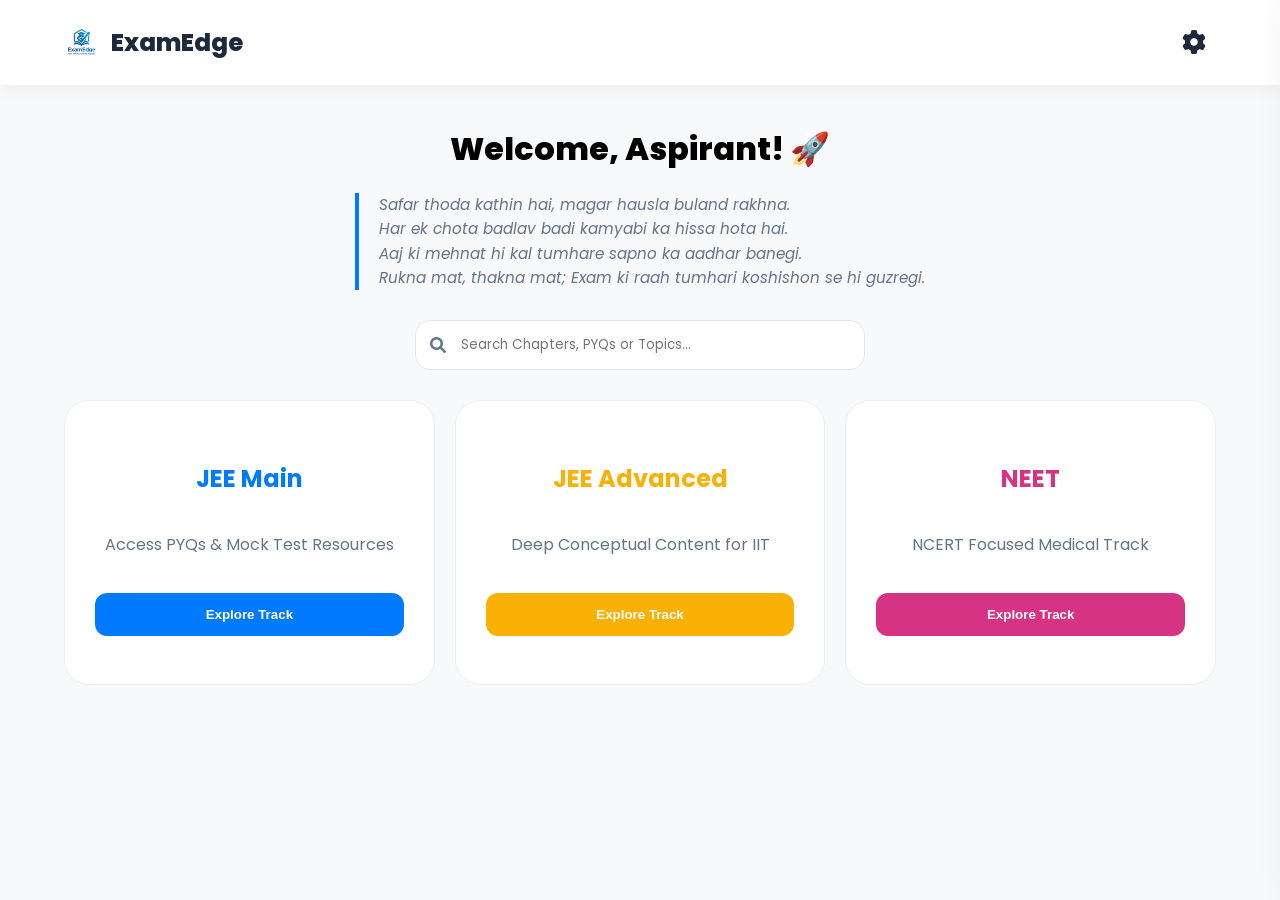
<file: pages/dashboard.html>
<!DOCTYPE html>
<html lang="en">
<head>
    <meta charset="UTF-8">
    <meta name="viewport" content="width=device-width, initial-scale=1.0, maximum-scale=1.0, user-scalable=no">
    <title>Dashboard | ExamEdge</title>
    <link rel="stylesheet" href="https://cdnjs.cloudflare.com/ajax/libs/font-awesome/6.0.0/css/all.min.css">
    <link href="https://fonts.googleapis.com/css2?family=Poppins:wght@300;400;600;700;800&display=swap" rel="stylesheet">
    <style>
        :root { --primary: #007bff; --neet: #d63384; --dark: #1e293b; --gold: #fab005; --gray: #64748b; }
        body { background: #f8f9fa; font-family: 'Poppins', sans-serif; margin: 0; overflow-x: hidden; width: 100%; }

        /* NAVBAR */
        .navbar { padding: 15px 5%; background: #fff; display: flex; justify-content: space-between; align-items: center; box-shadow: 0 4px 15px rgba(0,0,0,0.05); position: sticky; top: 0; z-index: 1000; }
        .logo-area { display: flex; align-items: center; gap: 12px; cursor: pointer; }
        .logo-area img { width: 35px; }
        .brand-name { font-weight: 800; font-size: 1.5rem; color: var(--dark); }
        .menu-icon { font-size: 1.5rem; cursor: pointer; transition: 0.6s; padding: 10px; color: var(--dark); }
        .menu-icon:hover { color: var(--primary); transform: rotate(180deg); }

        /* SIDEBAR */
        .sidebar { position: fixed; top: 0; right: -320px; width: 300px; height: 100vh; background: #fff; box-shadow: -10px 0 30px rgba(0,0,0,0.1); z-index: 2000; transition: 0.5s cubic-bezier(0.77, 0, 0.175, 1); padding: 40px 25px; box-sizing: border-box; }
        .sidebar.active { right: 0; }
        .side-link { padding: 14px 20px; margin-bottom: 8px; border-radius: 12px; display: flex; align-items: center; gap: 15px; font-weight: 700; color: var(--gray); border: none; background: none; width: 100%; text-align: left; cursor: pointer; transition: 0.3s; }
        .side-link:hover { background: #f0f7ff; color: var(--primary); }

        /* MOTIVATION */
        .motivation-text { max-width: 700px; margin: 20px auto 0; color: var(--gray); font-size: 0.95rem; line-height: 1.6; font-style: italic; border-left: 4px solid var(--primary); padding-left: 20px; text-align: left; display: inline-block; }

        /* SEARCH */
        .action-bar { padding: 30px 5% 10px; display: flex; justify-content: center; }
        .search-wrapper { position: relative; width: 100%; max-width: 450px; }
        .search-wrapper i { position: absolute; left: 15px; top: 50%; transform: translateY(-50%); color: var(--gray); }
        .search-wrapper input { width: 100%; padding: 14px 45px; border-radius: 15px; border: 1.5px solid #e2e8f0; outline: none; box-sizing: border-box; font-family: inherit; }

        /* EXAM CARDS (Horizontal & Responsive) */
        .exam-container { display: flex; gap: 20px; padding: 20px 5% 50px; max-width: 1400px; margin: auto; overflow-x: auto; scrollbar-width: none; }
        .exam-container::-webkit-scrollbar { display: none; }
        .exam-card { background: #fff; padding: 40px 30px; border-radius: 25px; border: 1px solid #eee; text-align: center; flex: 1; min-width: 320px; transition: 0.4s; display: flex; flex-direction: column; justify-content: space-between; box-sizing: border-box; }
        .exam-card:hover { transform: translateY(-10px); border-color: var(--primary); box-shadow: 0 15px 35px rgba(0,0,0,0.08); }

        /* POPUPS & ANIMATIONS */
        .popup-overlay { position: fixed; top: 0; left: 0; width: 100%; height: 100%; background: rgba(0,0,0,0.5); display: none; z-index: 3000; backdrop-filter: blur(8px); justify-content: center; align-items: center; padding: 15px; box-sizing: border-box; }
        .popup-content { background: #fff; padding: 35px; border-radius: 30px; width: 90%; max-width: 600px; position: relative; animation: slideUp 0.4s cubic-bezier(0.18, 0.89, 0.32, 1.28); max-height: 90vh; overflow-y: auto; box-sizing: border-box; }
        
        /* SYLLABUS PDF POPUP */
        .pdf-popup { max-width: 900px; width: 100%; height: 90vh; }
        iframe { width: 100%; height: calc(100% - 60px); border-radius: 15px; border: 1px solid #ddd; }

        @keyframes slideUp { from { transform: translateY(40px); opacity: 0; } to { transform: translateY(0); opacity: 1; } }
        @keyframes fadeInScale { from { transform: scale(0.9); opacity: 0; } to { transform: scale(1); opacity: 1; } }

        .resource-grid { display: grid; grid-template-columns: repeat(2, 1fr); gap: 12px; margin-top: 20px; }
        .res-btn { padding: 16px; border-radius: 15px; border: 1.5px solid #f1f5f9; background: #fff; font-weight: 700; cursor: pointer; transition: 0.25s; display: flex; align-items: center; gap: 12px; animation: fadeInScale 0.3s backwards; }
        .res-btn:hover { background: var(--dark); color: #fff; transform: scale(1.02); }

        .subject-grid { display: grid; grid-template-columns: repeat(2, 1fr); gap: 15px; margin-top: 20px; }
        .sub-btn { padding: 30px 20px; border-radius: 20px; border: none; font-weight: 800; color: #fff; cursor: pointer; display: flex; flex-direction: column; align-items: center; gap: 12px; transition: 0.3s; animation: fadeInScale 0.4s backwards; }
        .sub-btn:hover { transform: translateY(-8px); }
        .sub-btn i { font-size: 2rem; }
        
        .phy { background: linear-gradient(135deg, #3498db, #2980b9); } 
        .che { background: linear-gradient(135deg, #f1c40f, #f39c12); } 
        .mat { background: linear-gradient(135deg, #e74c3c, #c0392b); } 
        .bio { background: linear-gradient(135deg, #2ecc71, #27ae60); }

        /* PROFILE UI */
        .profile-header-container { display: flex; justify-content: space-between; align-items: center; margin-bottom: 20px; border-bottom: 2px solid #f1f5f9; padding-bottom: 10px; }
        .profile-display { background: #f8fafc; padding: 25px; border-radius: 20px; border: 1.5px dashed #cbd5e1; }
        .edit-btn { background: var(--primary); color: #fff; border: none; padding: 6px 15px; border-radius: 8px; cursor: pointer; font-weight: 700; transition: 0.3s; }
        .edit-btn:hover { background: var(--dark); }
        .info-row { display: flex; justify-content: space-between; margin-bottom: 12px; font-weight: 600; color: var(--dark); border-bottom: 1px solid #e2e8f0; padding-bottom: 8px; }
        .info-row span { color: var(--gray); font-weight: 400; }

        .form-group { margin-bottom: 15px; text-align: left; }
        .form-group label { display: block; font-weight: 700; margin-bottom: 5px; font-size: 0.85rem; }
        .form-group input, .form-group select { width: 100%; padding: 12px; border-radius: 10px; border: 1.5px solid #f1f5f9; box-sizing: border-box; }

        .overlay-bg { position: fixed; top: 0; left: 0; width: 100%; height: 100%; background: rgba(0,0,0,0.3); display: none; z-index: 1500; }
        .overlay-bg.active { display: block; }

        /* MOBILE ADJUSTMENTS */
        @media (max-width: 600px) {
            .exam-container { flex-direction: column; overflow-x: visible; }
            .exam-card { min-width: 100%; padding: 30px 20px; }
            .brand-name { font-size: 1.2rem; }
            .popup-content { padding: 25px; border-radius: 20px; }
            .motivation-text { font-size: 0.85rem; padding-left: 15px; }
            h1 { font-size: 1.5rem; }
        }
    </style>
</head>
<body>

    <div class="overlay-bg" id="overlay" onclick="toggleSidebar()"></div>

    <aside class="sidebar" id="sidebar">
        <span style="font-size: 2.2rem; cursor: pointer;" onclick="toggleSidebar()">&times;</span>
        <div style="margin-top: 30px;">
            <button class="side-link" onclick="location.reload()"><i class="fas fa-th-large"></i> Dashboard</button>
            <button class="side-link" onclick="openPopup('profile-popup')"><i class="fas fa-user-circle"></i> Profile Settings</button>
            <button class="side-link" onclick="openPopup('help-popup')"><i class="fas fa-headset"></i> Help & Support</button>
            <hr style="margin: 25px 0; border: 0.5px solid #eee;">
            <button class="side-link" style="color: #ff4757;" onclick="window.location.href='../index.html'"><i class="fas fa-power-off"></i> Logout</button>
        </div>
    </aside>

    <nav class="navbar">
        <div class="logo-area" onclick="location.reload()">
            <img src="../assets/image/logo.png" alt="Logo">
            <span class="brand-name">ExamEdge</span>
        </div>
        <div class="menu-icon" onclick="toggleSidebar()"><i class="fas fa-cog"></i></div>
    </nav>

    <header style="text-align: center; padding: 40px 5% 0;">
        <h1 style="font-weight: 800; margin: 0;">Welcome, <span id="welcome-name">Aspirant</span>! 🚀</h1>
        <div class="motivation-text">
            Safar thoda kathin hai, magar hausla buland rakhna.<br>
            Har ek chota badlav badi kamyabi ka hissa hota hai.<br>
            Aaj ki mehnat hi kal tumhare sapno ka aadhar banegi.<br>
            Rukna mat, thakna mat; Exam ki raah tumhari koshishon se hi guzregi.
        </div>
    </header>

    <section class="action-bar">
        <div class="search-wrapper">
            <i class="fas fa-search"></i>
            <input type="text" placeholder="Search Chapters, PYQs or Topics...">
        </div>
    </section>

    <section class="exam-container">
        <div class="exam-card">
            <h2 style="color:var(--primary);">JEE Main</h2>
            <p style="color:var(--gray);">Access PYQs & Mock Test Resources</p>
            <button class="side-link" style="background:var(--primary); color:#fff; justify-content:center; margin-top:20px; border-radius:12px;" onclick="openExam('JEE Main')">Explore Track</button>
        </div>
        <div class="exam-card">
            <h2 style="color:var(--gold);">JEE Advanced</h2>
            <p style="color:var(--gray);">Deep Conceptual Content for IIT</p>
            <button class="side-link" style="background:var(--gold); color:#fff; justify-content:center; margin-top:20px; border-radius:12px;" onclick="openExam('JEE Advanced')">Explore Track</button>
        </div>
        <div class="exam-card">
            <h2 style="color:var(--neet);">NEET</h2>
            <p style="color:var(--gray);">NCERT Focused Medical Track</p>
            <button class="side-link" style="background:var(--neet); color:#fff; justify-content:center; margin-top:20px; border-radius:12px;" onclick="openExam('NEET')">Explore Track</button>
        </div>
    </section>

    <div id="syllabus-popup" class="popup-overlay">
    <div class="popup-content pdf-popup">
        <span style="position:absolute; right:25px; top:10px; cursor:pointer; font-size:28px; z-index:10;" onclick="closePopup('syllabus-popup')">&times;</span>
        <h2 style="margin-top:0;">Syllabus</h2>
        
        <iframe 
            src="jeemain.pdf#toolbar=0&navpanes=0&view=FitH" 
            title="Syllabus" 
            style="width:100%; height:calc(100% - 60px); border-radius:15px; border:1px solid #ddd; touch-action: pinch-zoom;">
        </iframe>
        
        <p style="font-size: 10px; color: var(--gray); margin-top: 5px; text-align: center;" class="mobile-only">
            Note: Use two fingers to zoom on mobile.
        </p>
    </div>
</div>

    <div id="exam-popup" class="popup-overlay">
        <div class="popup-content">
            <span style="position:absolute; right:25px; top:20px; cursor:pointer; font-size:28px;" onclick="closePopup('exam-popup')">&times;</span>
            <h2 id="exam-title">Resources</h2>
            <div class="resource-grid" id="res-list"></div>
        </div>
    </div>

    <div id="subject-popup" class="popup-overlay">
        <div class="popup-content">
            <span style="position:absolute; right:25px; top:20px; cursor:pointer; font-size:28px;" onclick="closePopup('subject-popup')">&times;</span>
            <h2 id="sub-title">Select Subject</h2>
            <div class="subject-grid" id="subject-list"></div>
        </div>
    </div>

    <div id="profile-popup" class="popup-overlay">
        <div class="popup-content">
            <span style="position:absolute; right:25px; top:20px; cursor:pointer; font-size:28px;" onclick="closePopup('profile-popup')">&times;</span>
            <div id="profile-form-view">
                <h2 style="margin-bottom: 20px;">Profile Settings</h2>
                <div class="form-group"><label>Full Name</label><input type="text" id="in-name" placeholder="Rahul Sharma"></div>
                <div class="form-group"><label>Class</label><select id="in-class"><option>11th</option><option>12th</option><option>Dropper</option></select></div>
                <div class="form-group"><label>Exam Preference</label><select id="in-exam"><option>JEE</option><option>NEET</option></select></div>
                <div class="form-group"><label>Target Year</label><input type="number" id="in-year" value="2025"></div>
                <button class="side-link" style="background:var(--dark); color:#fff; justify-content:center; border-radius:12px;" onclick="saveProfile()">Save Profile</button>
            </div>
            <div id="profile-saved-view" style="display:none;">
                <div class="profile-header-container">
                    <h2 style="margin:0;">Profile Details</h2>
                    <button class="edit-btn" onclick="editProfile()"><i class="fas fa-pen"></i> Edit</button>
                </div>
                <div class="profile-display">
                    <div class="info-row">Name: <span id="disp-name">-</span></div>
                    <div class="info-row">Class: <span id="disp-class">-</span></div>
                    <div class="info-row">Exam: <span id="disp-exam">-</span></div>
                    <div class="info-row">Year: <span id="disp-year">-</span></div>
                </div>
            </div>
        </div>
    </div>

    <div id="help-popup" class="popup-overlay">
        <div class="popup-content" style="text-align: center;">
            <span style="position:absolute; right:25px; top:20px; cursor:pointer; font-size:28px;" onclick="closePopup('help-popup')">&times;</span>
            <h2>Support Center</h2>
            <div style="margin-top:20px;">
                <a href="https://wa.me/8764428580" target="_blank" style="text-decoration:none; display:block; padding:18px; background:#f0fff4; border:1px solid #25D366; border-radius:15px; margin-bottom:12px; color:#128C7E; font-weight:700;"><i class="fab fa-whatsapp"></i> WhatsApp: 8764428580</a>
                <a href="mailto:ExamEdgeteam@outlook.com" style="text-decoration:none; display:block; padding:18px; background:#f0f7ff; border:1px solid #0078d4; border-radius:15px; color:#0078d4; font-weight:700;"><i class="fas fa-envelope"></i> ExamEdgeteam@outlook.com</a>
            </div>
        </div>
    </div>

    <script>
        let currentExam = "";
        const resources = ["PYQs", "12th Board PYQs", "Top 100 Qs", "Short Notes", "Formula Sheets", "Mindmaps", "NCERT Content", "Syllabus"];

        function toggleSidebar() { document.getElementById('sidebar').classList.toggle('active'); document.getElementById('overlay').classList.toggle('active'); }
        function openPopup(id) { if(document.getElementById('sidebar').classList.contains('active')) toggleSidebar(); document.getElementById(id).style.display = 'flex'; }
        function closePopup(id) { document.getElementById(id).style.display = 'none'; }

        function openExam(name) {
            currentExam = name;
            document.getElementById('exam-title').innerText = name + " Track";
            const grid = document.getElementById('res-list');
            grid.innerHTML = resources.map((r, index) => 
                `<button class="res-btn" style="animation-delay: ${index * 0.05}s" onclick="handleRes('${r}')">${r}</button>`
            ).join('');
            openPopup('exam-popup');
        }

        function handleRes(res) {
            if(res === "Syllabus") { 
                closePopup('exam-popup');
                openPopup('syllabus-popup'); 
                return; 
            }
            closePopup('exam-popup');
            const subGrid = document.getElementById('subject-list');
            let subs = currentExam.includes("JEE") ? 
                [{n:'Physics',c:'phy',i:'fa-atom'},{n:'Chemistry',c:'che',i:'fa-flask'},{n:'Maths',c:'mat',i:'fa-calculator'}] : 
                [{n:'Physics',c:'phy',i:'fa-atom'},{n:'Chemistry',c:'che',i:'fa-flask'},{n:'Biology',c:'bio',i:'fa-dna'}];
            
            subGrid.innerHTML = subs.map((s, index) => `
                <button class="sub-btn ${s.c}" style="animation-delay: ${index * 0.1}s" onclick="goToSubject('${s.n}')">
                    <i class="fas ${s.i}"></i>
                    <span>${s.n}</span>
                </button>
            `).join('');
            openPopup('subject-popup');
        }

        function goToSubject(subject) {
            if(subject === "Physics") { window.location.href = "physics-chapters.html"; } 
            else { alert("Opening " + subject); }
        }

        function saveProfile() {
            const name = document.getElementById('in-name').value || "Aspirant";
            document.getElementById('welcome-name').innerText = name;
            document.getElementById('disp-name').innerText = name;
            document.getElementById('disp-class').innerText = document.getElementById('in-class').value;
            document.getElementById('disp-exam').innerText = document.getElementById('in-exam').value;
            document.getElementById('disp-year').innerText = document.getElementById('in-year').value;
            document.getElementById('profile-form-view').style.display = 'none';
            document.getElementById('profile-saved-view').style.display = 'block';
        }

        function editProfile() {
            document.getElementById('profile-form-view').style.display = 'block';
            document.getElementById('profile-saved-view').style.display = 'none';
        }
    </script>
</body>
</html>
</file>
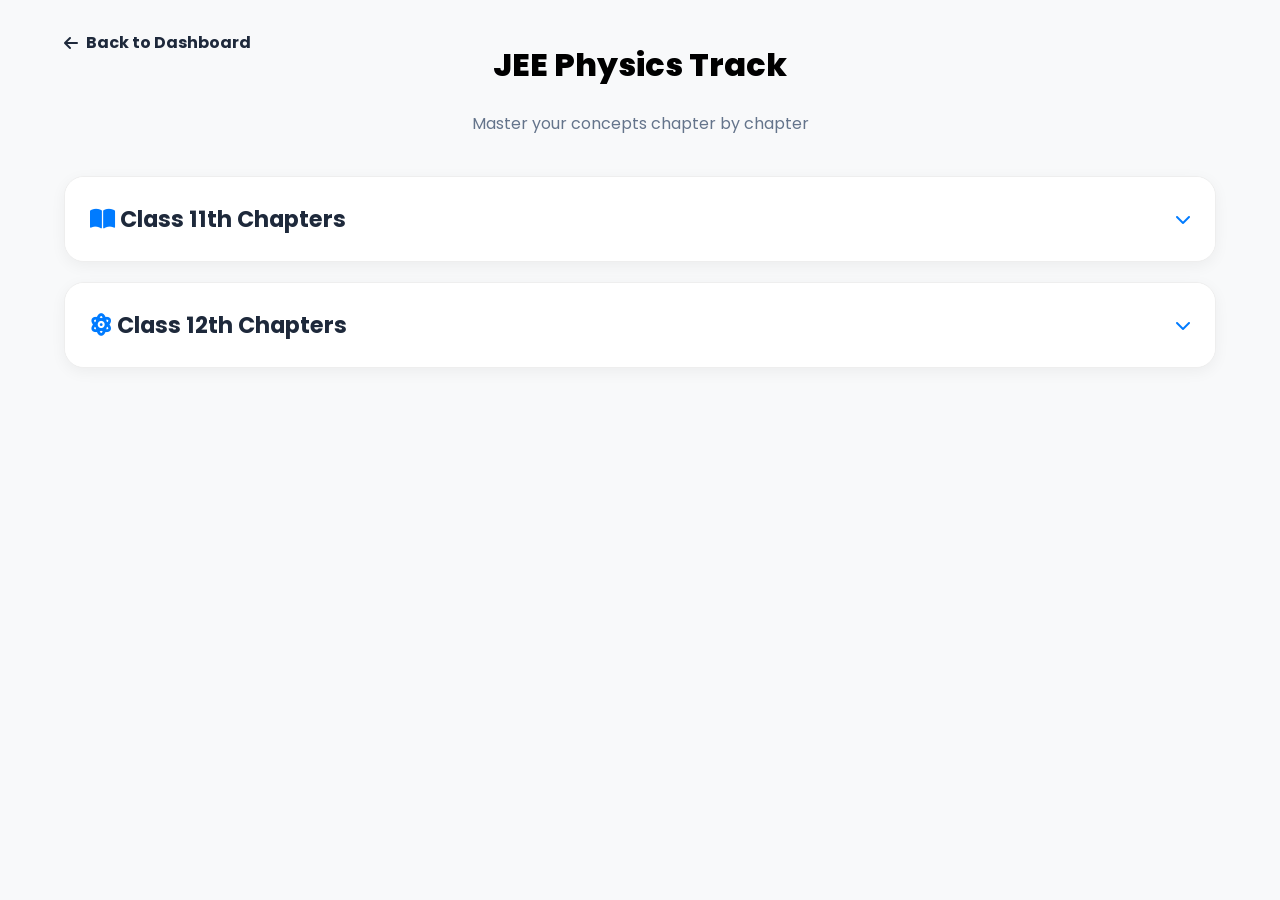
<file: pages/physics-chapters.html>
<!DOCTYPE html>
<html lang="en">
<head>
    <meta charset="UTF-8">
    <meta name="viewport" content="width=device-width, initial-scale=1.0">
    <title>Physics Chapters | ExamEdge</title>
    <link rel="stylesheet" href="https://cdnjs.cloudflare.com/ajax/libs/font-awesome/6.0.0/css/all.min.css">
    <link href="https://fonts.googleapis.com/css2?family=Poppins:wght@300;400;600;700;800&display=swap" rel="stylesheet">
    <style>
        :root { --primary: #007bff; --dark: #1e293b; --gray: #64748b; --light: #f8fafc; }
        body { background: #f8f9fa; font-family: 'Poppins', sans-serif; margin: 0; padding: 20px 5%; }

        header { text-align: center; margin-bottom: 40px; animation: fadeInDown 0.6s ease; }
        .back-btn { position: absolute; left: 5%; top: 30px; text-decoration: none; color: var(--dark); font-weight: 700; display: flex; align-items: center; gap: 8px; }

        /* SECTION CONTAINER */
        .section-box { background: #fff; border-radius: 20px; margin-bottom: 20px; overflow: hidden; box-shadow: 0 4px 15px rgba(0,0,0,0.05); border: 1px solid #eee; }
        
        /* HEADER (CLICKABLE) */
        .section-header { padding: 25px; background: #fff; display: flex; justify-content: space-between; align-items: center; cursor: pointer; transition: 0.3s; }
        .section-header:hover { background: #f0f7ff; }
        .section-header h2 { margin: 0; font-size: 1.4rem; color: var(--dark); }
        .section-header i { transition: 0.4s; color: var(--primary); }
        .section-header.active i { transform: rotate(180deg); }

        /* CHAPTER LIST (ANIMATED) */
        .chapter-list { max-height: 0; overflow: hidden; transition: max-height 0.5s cubic-bezier(0, 1, 0, 1); background: #fff; }
        .chapter-list.open { max-height: 2000px; transition: max-height 0.8s ease-in-out; }

        .chapter-item { display: flex; justify-content: space-between; align-items: center; padding: 18px 25px; border-top: 1px solid #f1f5f9; transition: 0.2s; animation: slideIn 0.4s backwards; }
        .chapter-item:hover { background: #f8fafc; }
        .chapter-info { display: flex; align-items: center; gap: 15px; }
        .chapter-num { background: #e0e7ff; color: var(--primary); width: 30px; height: 30px; display: flex; align-items: center; justify-content: center; border-radius: 50%; font-size: 0.8rem; font-weight: 800; }
        .chapter-name { font-weight: 600; color: #334155; }

        /* DOWNLOAD BUTTON */
        .download-btn { background: var(--primary); color: #fff; border: none; padding: 8px 15px; border-radius: 10px; cursor: pointer; display: flex; align-items: center; gap: 8px; font-size: 0.85rem; font-weight: 600; transition: 0.3s; }
        .download-btn:hover { background: var(--dark); transform: translateY(-2px); }

        @keyframes fadeInDown { from { opacity: 0; transform: translateY(-20px); } to { opacity: 1; transform: translateY(0); } }
        @keyframes slideIn { from { opacity: 0; transform: translateX(-15px); } to { opacity: 1; transform: translateX(0); } }

        .coming-soon { padding: 40px; text-align: center; color: var(--gray); font-style: italic; }
    </style>
</head>
<body>

    <a href="dashboard.html" class="back-btn"><i class="fas fa-arrow-left"></i> Back to Dashboard</a>

    <header>
        <h1 style="font-weight: 800;">JEE Physics Track</h1>
        <p style="color: var(--gray);">Master your concepts chapter by chapter</p>
    </header>

    <div class="section-box">
        <div class="section-header" onclick="toggleSection('class-11', this)">
            <h2><i class="fas fa-book-open"></i> Class 11th Chapters</h2>
            <i class="fas fa-chevron-down"></i>
        </div>
        <div id="class-11" class="chapter-list">
            <div id="eleventh-content"></div>
        </div>
    </div>

    <div class="section-box">
        <div class="section-header" onclick="toggleSection('class-12', this)">
            <h2><i class="fas fa-atom"></i> Class 12th Chapters</h2>
            <i class="fas fa-chevron-down"></i>
        </div>
        <div id="class-12" class="chapter-list">
            <div class="coming-soon">Class 12th chapters are being updated soon...</div>
        </div>
    </div>

    <script>
        const chapters11 = [
            "Units and Dimension", "Vector & Calculus", "Motion in a Straight line", 
            "Motion in a Plane", "Newton law of Motion", "Work, Power & Energy", 
            "Motion of System of Particle and COM", "Rotational Motion", "Gravitation", 
            "Mechanical Properties of Solids", "Mechanical Properties of Fluids", 
            "Thermal Properties of Matter", "Kinetic Theory of Gases", 
            "Thermodynamics", "Simple Harmonic Motion", "Waves Motion"
        ];

        function load11thChapters() {
            const container = document.getElementById('eleventh-content');
            container.innerHTML = chapters11.map((ch, index) => `
                <div class="chapter-item" style="animation-delay: ${index * 0.05}s">
                    <div class="chapter-info">
                        <div class="chapter-num">${index + 1}</div>
                        <span class="chapter-name">${ch}</span>
                    </div>
                    <button class="download-btn" onclick="downloadChapter('${ch}')">
                        <i class="fas fa-cloud-download-alt"></i> Download
                    </button>
                </div>
            `).join('');
        }

        function toggleSection(id, header) {
            const list = document.getElementById(id);
            const isOpen = list.classList.contains('open');
            
            // Close all others if you want (optional)
            // list.classList.toggle('open');
            
            if(!isOpen) {
                list.classList.add('open');
                header.classList.add('active');
            } else {
                list.classList.remove('open');
                header.classList.remove('active');
            }
        }

        function downloadChapter(name) {
            alert("Starting download for: " + name);
            // Yahan aap PDF link dal sakte hain
        }

        // Initialize chapters
        load11thChapters();
    </script>
</body>
</html>
</file>
